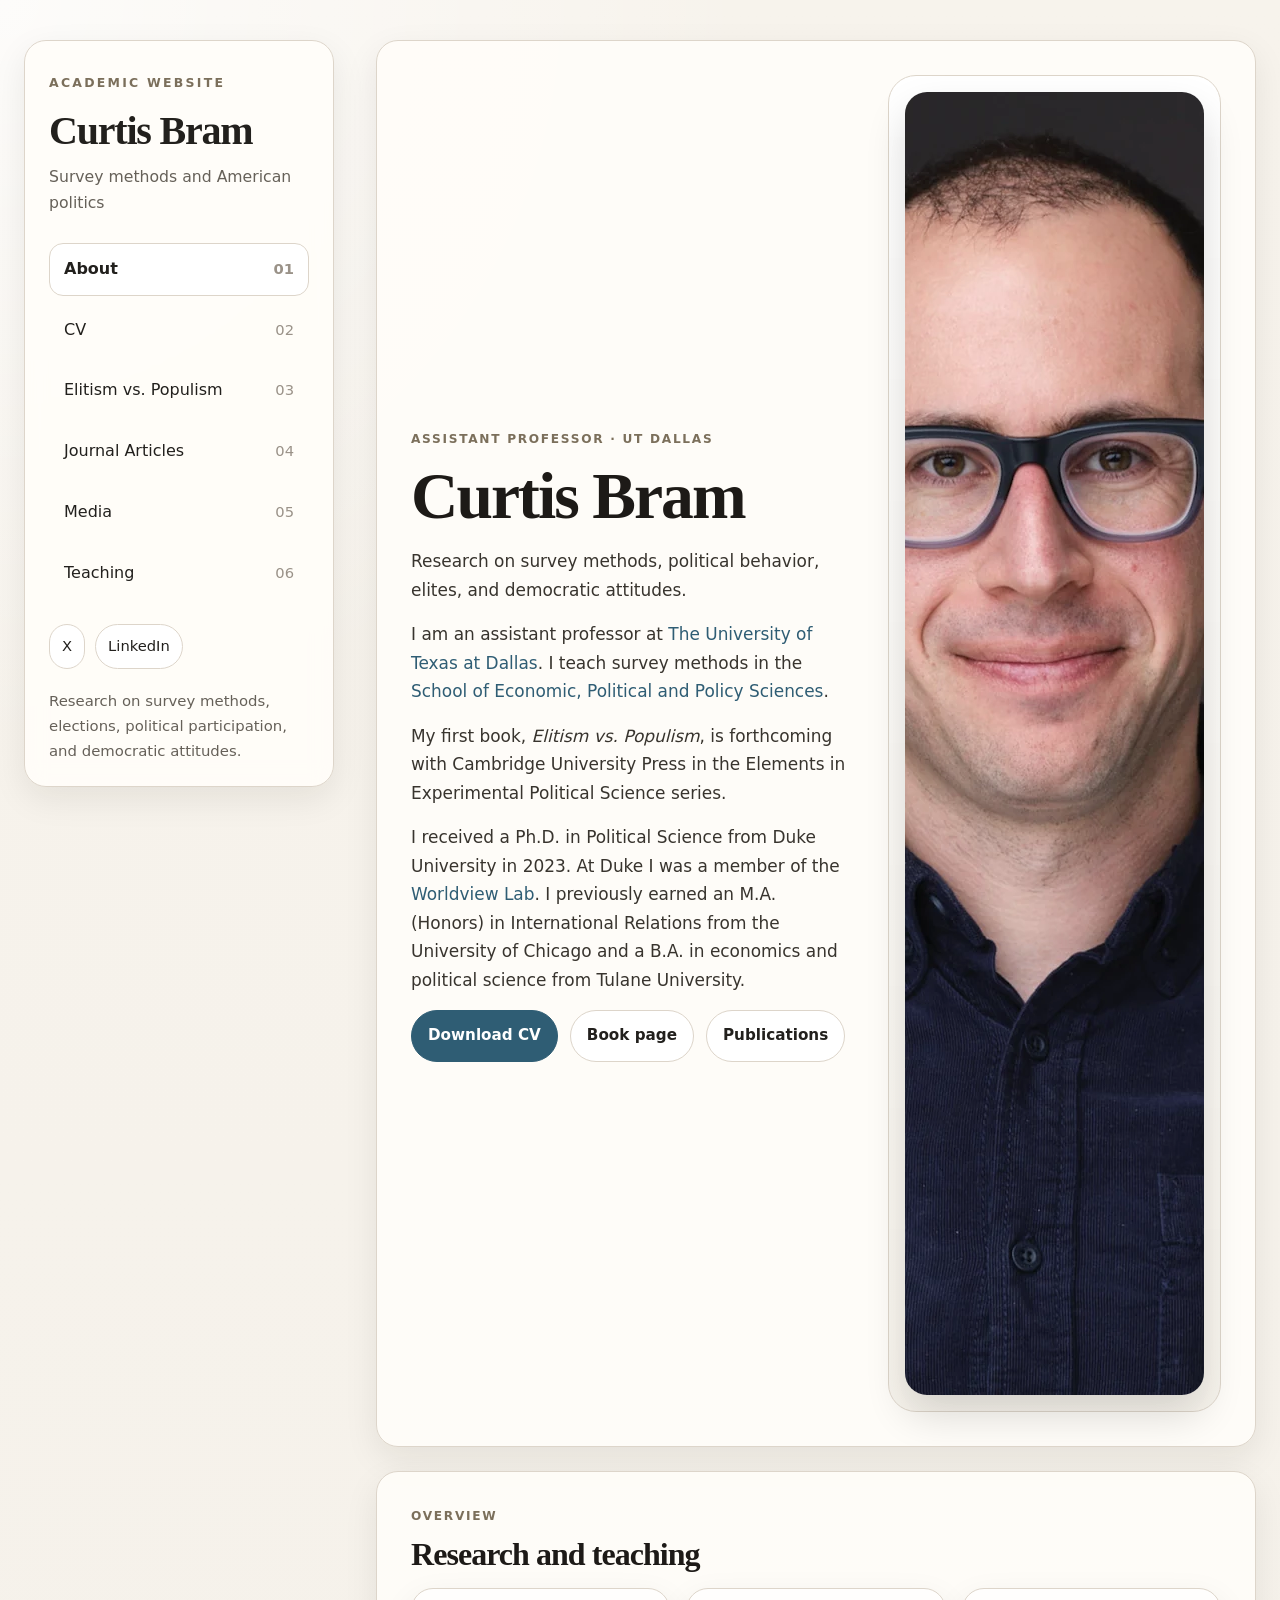
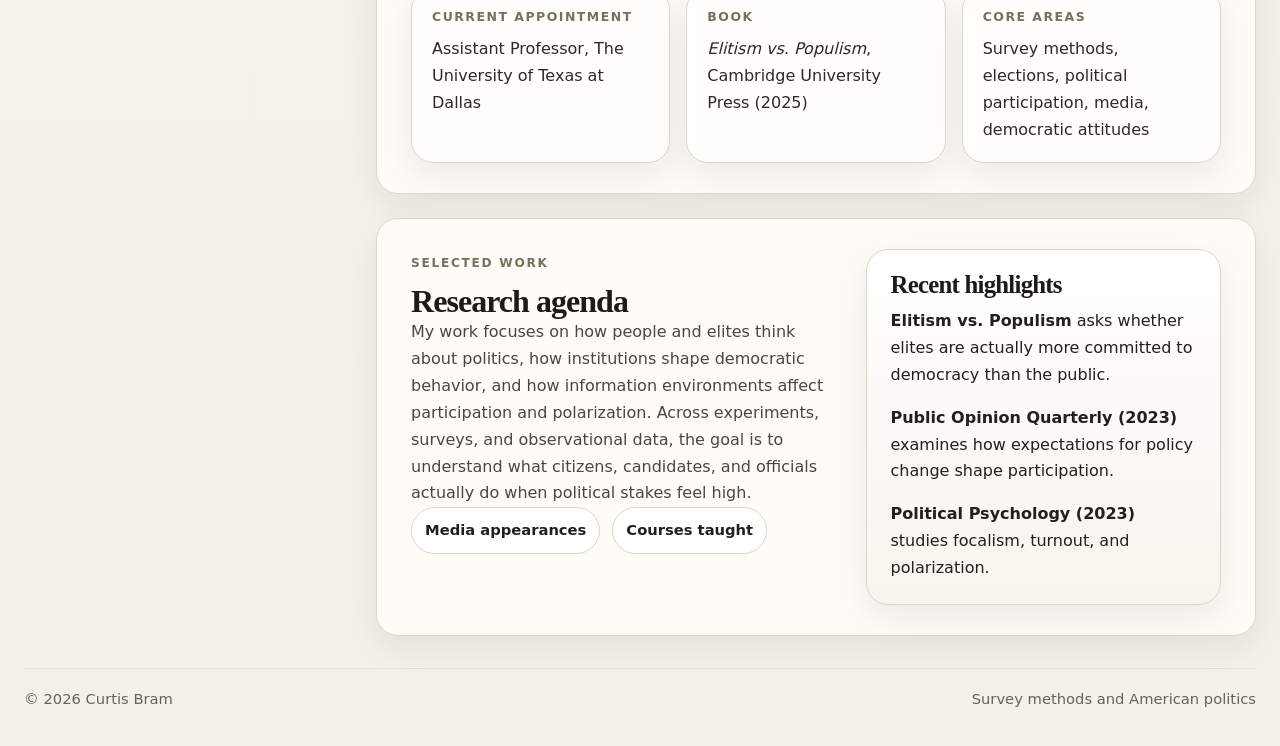
<file: index.html>
<!doctype html>
<html lang="en">
<head>
  <meta charset="utf-8">
  <meta name="viewport" content="width=device-width, initial-scale=1">
  <script>
(function () {
  var host = window.location.hostname || "";
  var base = "/";
  if (host.endsWith("github.io")) {
    var parts = window.location.pathname.split("/").filter(Boolean);
    if (parts.length > 0) {
      base = "/" + parts[0] + "/";
    }
  }
  document.write('<base href="' + base + '">');
})();
</script>
  <title>About | Curtis Bram</title>
  <meta name="description" content="Curtis Bram is an assistant professor at The University of Texas at Dallas. Research on survey methods and American politics.">
  <meta name="theme-color" content="#f5f1ea">
  <meta property="og:title" content="About | Curtis Bram">
  <meta property="og:description" content="Curtis Bram is an assistant professor at The University of Texas at Dallas. Research on survey methods and American politics.">
  <meta property="og:type" content="website">
  <meta property="og:image" content="assets/img/headshot.jpg">
  <link rel="stylesheet" href="assets/css/styles.css">
  
</head>
<body>
  <a class="skip-link" href="#main">Skip to content</a>
  <div class="shell">
    <aside class="sidebar">
      <div class="sidebar-card">
        <div class="site-kicker">Academic website</div>
        <a class="brand-link" href="./">
          <h1 class="site-name">Curtis Bram</h1>
        </a>
        <p class="site-tagline">Survey methods and American politics</p>
        <button class="nav-toggle" aria-expanded="false" aria-controls="site-nav">Menu</button>
        <nav class="nav" id="site-nav" aria-label="Primary navigation">
          <a href="./" aria-current="page"><span>About</span><span>01</span></a>
<a href="vitae/"><span>CV</span><span>02</span></a>
<a href="elitism-vs-populism/"><span>Elitism vs. Populism</span><span>03</span></a>
<a href="publications/"><span>Journal Articles</span><span>04</span></a>
<a href="media/"><span>Media</span><span>05</span></a>
<a href="teaching/"><span>Teaching</span><span>06</span></a>
        </nav>
        <div class="social-list" aria-label="Social links">
          <a class="social-pill" href="https://twitter.com/curtisgbram" target="_blank" rel="noopener noreferrer">X</a><a class="social-pill" href="https://www.linkedin.com/in/curtisbram" target="_blank" rel="noopener noreferrer">LinkedIn</a>
        </div>
        <p class="sidebar-note">Research on survey methods, elections, political participation, and democratic attitudes.</p>
      </div>
    </aside>
    <main class="main" id="main">
      
<section class="hero-card">
  <div class="hero-grid">
    <div class="hero-copy">
      <div class="eyebrow">Assistant Professor · UT Dallas</div>
      <h2 class="hero-title">Curtis Bram</h2>
      <p class="hero-subtitle">Research on survey methods, political behavior, elites, and democratic attitudes.</p>
      <p>I am an assistant professor at <a href="https://www.utdallas.edu/" target="_blank" rel="noopener noreferrer">The University of Texas at Dallas</a>. I teach survey methods in the <a href="https://epps.utdallas.edu/" target="_blank" rel="noopener noreferrer">School of Economic, Political and Policy Sciences</a>.</p>
      <p>My first book, <em>Elitism vs. Populism</em>, is forthcoming with Cambridge University Press in the Elements in Experimental Political Science series.</p>
      <p>I received a Ph.D. in Political Science from Duke University in 2023. At Duke I was a member of the <a href="https://kenan.ethics.duke.edu/worldview-lab/" target="_blank" rel="noopener noreferrer">Worldview Lab</a>. I previously earned an M.A. (Honors) in International Relations from the University of Chicago and a B.A. in economics and political science from Tulane University.</p>
      <div class="hero-actions">
        <a class="btn btn-primary" href="vitae/">Download CV</a>
        <a class="btn" href="elitism-vs-populism/">Book page</a>
        <a class="btn" href="publications/">Publications</a>
      </div>
    </div>
    <div class="hero-photo-wrap">
      <div class="hero-photo">
        <picture>
          <source srcset="assets/img/headshot.webp" type="image/webp">
          <img src="assets/img/headshot.jpg" alt="Portrait of Curtis Bram" width="1500" height="1303">
        </picture>
      </div>
      <p class="hero-caption"></p>
    </div>
  </div>
</section>

<section class="panel">
  <div class="section-header">
    <div>
      <div class="eyebrow">Overview</div>
      <h2 class="section-title">Research and teaching</h2>
    </div>
  </div>
  <div class="grid-3">
    <div class="stat">
      <p class="stat-label">Current appointment</p>
      <p class="stat-value">Assistant Professor, The University of Texas at Dallas</p>
    </div>
    <div class="stat">
      <p class="stat-label">Book</p>
      <p class="stat-value"><em>Elitism vs. Populism</em>, Cambridge University Press (2025)</p>
    </div>
    <div class="stat">
      <p class="stat-label">Core areas</p>
      <p class="stat-value">Survey methods, elections, political participation, media, democratic attitudes</p>
    </div>
  </div>
</section>

<section class="panel">
  <div class="callout-grid">
    <div>
      <div class="eyebrow">Selected work</div>
      <h2 class="section-title">Research agenda</h2>
      <p class="section-copy">My work focuses on how people and elites think about politics, how institutions shape democratic behavior, and how information environments affect participation and polarization. Across experiments, surveys, and observational data, the goal is to understand what citizens, candidates, and officials actually do when political stakes feel high.</p>
      <div class="button-row">
        <a class="link-chip" href="media/">Media appearances</a>
        <a class="link-chip" href="teaching/">Courses taught</a>
      </div>
    </div>
    <div class="book-callout">
      <h3 class="card-title">Recent highlights</h3>
      <ul class="list-clean">
        <li><strong>Elitism vs. Populism</strong> asks whether elites are actually more committed to democracy than the public.</li>
        <li><strong>Public Opinion Quarterly (2023)</strong> examines how expectations for policy change shape participation.</li>
        <li><strong>Political Psychology (2023)</strong> studies focalism, turnout, and polarization.</li>
      </ul>
    </div>
  </div>
</section>

    </main>
  </div>
  <footer class="footer">
    <div class="footer-inner">
      <div>© <span id="year"></span> Curtis Bram</div>
      <div>Survey methods and American politics</div>
    </div>
  </footer>
  <script src="assets/js/site.js"></script>
</body>
</html>
</file>
<file: assets/css/styles.css>
:root{
  --bg:#f5f1ea;
  --paper:#fffdf9;
  --paper-2:#fcfaf6;
  --text:#22201d;
  --muted:#666159;
  --line:#ddd5ca;
  --line-2:#e7dfd4;
  --accent:#2f5d74;
  --accent-2:#7b6f5b;
  --shadow:0 12px 34px rgba(26,23,19,.08);
  --radius:22px;
  --max:1280px;
  --sidebar:310px;
}
*{box-sizing:border-box;}
html{scroll-behavior:smooth;}
body{
  margin:0;
  color:var(--text);
  background:
    radial-gradient(circle at top left, rgba(255,255,255,.75), transparent 28%),
    linear-gradient(180deg, #f7f3ec 0%, var(--bg) 100%);
  font-family: Inter, ui-sans-serif, system-ui, -apple-system, BlinkMacSystemFont, "Segoe UI", sans-serif;
  line-height:1.68;
  text-rendering:optimizeLegibility;
}
a{color:var(--accent); text-decoration:none;}
a:hover{text-decoration:underline;}
a:focus-visible, button:focus-visible{outline:3px solid rgba(47,93,116,.35); outline-offset:3px;}
img{max-width:100%; display:block;}
.skip-link{position:absolute; left:-9999px; top:auto;}
.skip-link:focus{left:1rem; top:1rem; z-index:1000; background:#fff; padding:.65rem .9rem; border-radius:10px; border:1px solid var(--line);}

.shell{
  max-width:var(--max);
  margin:0 auto;
  padding:40px 24px 32px;
  display:grid;
  gap:42px;
  grid-template-columns:minmax(260px,var(--sidebar)) minmax(0,1fr);
}
.sidebar{
  position:sticky;
  top:24px;
  align-self:start;
}
.sidebar-card,
.panel,
.notice,
.pub-card,
.media-card,
.course-card,
.stat,
.cta-card,
.hero-card,
.book-callout,
.cv-panel{
  border:1px solid var(--line);
  background:rgba(255,253,249,.93);
  box-shadow:var(--shadow);
  border-radius:var(--radius);
}
.sidebar-card{
  padding:28px 24px 22px;
  backdrop-filter: blur(10px);
}
.brand-link{
  color:var(--text);
  text-decoration:none;
}
.brand-link:hover{text-decoration:none;}
.site-name{
  margin:0;
  font-family: "Iowan Old Style", "Palatino Linotype", Palatino, "Book Antiqua", Georgia, serif;
  font-size:2.5rem;
  line-height:1.05;
  letter-spacing:-.03em;
  font-weight:600;
}
.site-tagline{
  margin:12px 0 0;
  color:var(--muted);
  font-size:.98rem;
}
.site-kicker{
  display:inline-block;
  margin:0 0 16px;
  color:var(--accent-2);
  font-size:.78rem;
  text-transform:uppercase;
  letter-spacing:.18em;
  font-weight:700;
}
.nav-toggle{
  display:none;
  margin:18px 0 0;
  border:1px solid var(--line);
  background:#fff;
  padding:.8rem 1rem;
  border-radius:14px;
  font:inherit;
  font-weight:600;
  color:var(--text);
  cursor:pointer;
}
.nav{
  margin:26px 0 0;
  padding:0;
  display:grid;
  gap:8px;
}
.nav a{
  display:flex;
  align-items:center;
  justify-content:space-between;
  gap:12px;
  padding:12px 14px;
  border-radius:14px;
  color:var(--text);
  border:1px solid transparent;
  transition:transform .12s ease, background .12s ease, border-color .12s ease;
}
.nav a:hover{
  text-decoration:none;
  background:rgba(255,255,255,.72);
  border-color:var(--line-2);
  transform:translateX(2px);
}
.nav a[aria-current="page"]{
  background:#fff;
  border-color:var(--line);
  font-weight:650;
}
.nav a span:last-child{
  color:#9a9288;
  font-size:.92rem;
}
.social-list{
  display:flex;
  gap:10px;
  flex-wrap:wrap;
  margin:24px 0 0;
}
.social-pill{
  display:inline-flex;
  align-items:center;
  gap:8px;
  padding:9px 12px;
  border-radius:999px;
  border:1px solid var(--line);
  background:#fff;
  color:var(--text);
  font-size:.92rem;
}
.social-pill:hover{text-decoration:none; background:#faf8f4;}
.sidebar-note{
  margin:20px 0 0;
  color:var(--muted);
  font-size:.93rem;
}

.main{
  min-width:0;
  display:grid;
  gap:24px;
}
.panel{padding:30px 34px;}
.eyebrow{
  display:inline-block;
  margin:0 0 12px;
  color:var(--accent-2);
  font-weight:700;
  text-transform:uppercase;
  letter-spacing:.14em;
  font-size:.76rem;
}
.page-title,
.hero-title,
.section-title,
.card-title,
.pub-title,
.cv-title,
.course-title,
.media-title{
  font-family: "Iowan Old Style", "Palatino Linotype", Palatino, "Book Antiqua", Georgia, serif;
  letter-spacing:-.03em;
  line-height:1.06;
  color:#1d1a17;
}
.page-title{font-size:3.1rem; margin:0 0 12px;}
.page-intro{font-size:1.08rem; color:#3c3833; max-width:72ch;}
.hero-card{padding:34px; overflow:hidden;}
.hero-grid{
  display:grid;
  gap:34px;
  grid-template-columns: minmax(0, 1.2fr) minmax(280px, .9fr);
  align-items:center;
}
.hero-copy p{margin:0 0 16px; font-size:1.06rem; color:#38342e;}
.hero-title{font-size:4.1rem; margin:0 0 16px;}
.hero-subtitle{font-size:1.12rem; color:var(--muted); margin:0 0 22px;}
.hero-actions,
.link-row,
.button-row{
  display:flex;
  gap:12px;
  flex-wrap:wrap;
}
.btn,
.link-chip,
.pill{
  display:inline-flex;
  align-items:center;
  justify-content:center;
  gap:8px;
  padding:12px 16px;
  border-radius:999px;
  border:1px solid var(--line);
  background:#fff;
  color:var(--text);
  font-weight:600;
  font-size:.95rem;
  transition:transform .12s ease, background .12s ease;
}
.btn:hover,
.link-chip:hover,
.pill:hover{
  text-decoration:none;
  transform:translateY(-1px);
  background:#faf8f5;
}
.btn-primary{
  background:var(--accent);
  border-color:var(--accent);
  color:#fff;
}
.btn-primary:hover{background:#274d60;}
.hero-photo-wrap{
  position:relative;
  padding:16px;
  background:linear-gradient(180deg, rgba(255,255,255,.88), rgba(247,243,235,.92));
  border:1px solid var(--line);
  border-radius:28px;
}
.hero-photo{
  border-radius:22px;
  overflow:hidden;
  box-shadow:0 20px 40px rgba(0,0,0,.14);
}
.hero-photo img{
  width:100%;
  aspect-ratio: 1 / 1;
  object-fit:cover;
}
.hero-caption{
  margin:12px 0 0;
  color:var(--muted);
  font-size:.9rem;
}
.hero-caption:empty{display:none;}
.grid-2{display:grid; gap:24px; grid-template-columns:repeat(2, minmax(0,1fr));}
.grid-3{display:grid; gap:16px; grid-template-columns:repeat(3, minmax(0,1fr));}
.stat{padding:18px 20px; background:rgba(255,255,255,.8);}
.stat-label{font-size:.78rem; text-transform:uppercase; letter-spacing:.12em; color:var(--accent-2); font-weight:700; margin:0 0 8px;}
.stat-value{font-size:1rem; color:#2d2924; margin:0;}
.section-header{display:flex; justify-content:space-between; gap:14px; align-items:end; margin:0 0 16px;}
.section-title{font-size:2rem; margin:0;}
.section-copy{color:#4b4640; max-width:72ch; margin:0;}
.notice{padding:18px 20px; color:#4b4640; background:#faf7f1;}
.notice p{margin:0;}
.callout-grid{display:grid; gap:20px; grid-template-columns:1.1fr .9fr;}
.book-callout{padding:22px 24px; background:linear-gradient(180deg, rgba(255,255,255,.94), rgba(248,244,237,.98));}
.book-callout h3{margin:0 0 10px; font-size:1.55rem;}
.book-callout p{margin:0 0 14px; color:#46413a;}
.list-clean{list-style:none; padding:0; margin:0; display:grid; gap:16px;}
.list-clean li{margin:0;}

.pub-list{display:grid; gap:18px;}
.pub-card{padding:22px 22px 18px; position:relative; overflow:hidden;}
.pub-head{display:grid; gap:12px; grid-template-columns:1fr auto; align-items:start;}
.pub-title{margin:0; font-size:1.5rem;}
.pub-meta{margin:0; color:#4f4942;}
.pub-year{display:inline-flex; align-items:center; justify-content:center; min-width:72px; padding:8px 12px; border-radius:999px; background:#f0ebe3; color:#544d44; font-weight:700;}
.pub-card p{margin:12px 0 0; color:#3d3934;}
.link-row{margin-top:16px;}
.link-chip{padding:10px 13px; font-weight:600; font-size:.92rem;}

.media-grid{display:grid; gap:18px; grid-template-columns:1fr;}
.media-card{padding:18px 20px;}
.media-card p{margin:0 0 10px; color:#3e3a35;}
.media-title{margin:0 0 10px; font-size:1.2rem;}
.media-hero{display:grid; gap:26px; grid-template-columns:minmax(0,1fr) minmax(280px,420px); align-items:start;}
.media-photo{border-radius:22px; overflow:hidden; box-shadow:0 18px 38px rgba(0,0,0,.14); border:1px solid var(--line); background:#fff;}
.media-photo img{width:100%; height:auto;}

.course-columns{display:grid; gap:18px; grid-template-columns:repeat(2, minmax(0,1fr));}
.course-card{padding:20px 22px;}
.course-card h3{margin:0 0 16px; font-size:1.45rem;}
.course-list{display:grid; gap:14px; margin:0;}
.course-item{padding-top:14px; border-top:1px solid var(--line-2);}
.course-item:first-child{padding-top:0; border-top:0;}
.course-title{margin:0 0 4px; font-size:1.08rem;}
.course-role{color:var(--muted); font-size:.94rem; margin:0 0 4px;}
.course-term{color:#3b3732; font-weight:600; margin:0;}

.cv-panel{padding:28px;}
.cv-head{display:flex; justify-content:space-between; gap:16px; align-items:flex-start; flex-wrap:wrap;}
.cv-title{font-size:2.2rem; margin:0 0 10px;}
.cv-frame{margin-top:22px; border:1px solid var(--line); border-radius:18px; overflow:hidden; background:#fff; min-height:920px;}
.cv-frame iframe{display:block; width:100%; min-height:920px; border:0;}
.small-note{margin-top:12px; color:var(--muted); font-size:.92rem;}

.footer{
  max-width:var(--max);
  margin:0 auto;
  padding:0 24px 34px;
  color:var(--muted);
  font-size:.92rem;
}
.footer-inner{
  border-top:1px solid rgba(0,0,0,.08);
  padding-top:18px;
  display:flex;
  justify-content:space-between;
  gap:12px;
  flex-wrap:wrap;
}
code.inline{padding:.15rem .35rem; border-radius:8px; background:#f0ebe3; border:1px solid var(--line); font-family:ui-monospace,SFMono-Regular,Menlo,Consolas,monospace; font-size:.9em;}

@media (max-width: 1100px){
  .shell{grid-template-columns:1fr; gap:26px;}
  .sidebar{position:static;}
  .sidebar-card{padding-bottom:20px;}
  .nav-toggle{display:inline-flex;}
  .nav{max-height:0; overflow:hidden; transition:max-height .22s ease; margin-top:16px;}
  .nav.open{max-height:520px;}
  .hero-grid,
  .callout-grid,
  .media-hero,
  .course-columns,
  .grid-2,
  .grid-3{grid-template-columns:1fr;}
}
@media (max-width: 720px){
  .shell{padding:22px 14px 24px;}
  .panel,
  .hero-card,
  .cv-panel,
  .sidebar-card{padding:22px 18px; border-radius:20px;}
  .page-title{font-size:2.35rem;}
  .hero-title{font-size:2.95rem;}
  .section-title{font-size:1.75rem;}
  .site-name{font-size:2rem;}
  .pub-head{grid-template-columns:1fr;}
  .footer{padding:0 14px 26px;}
}
</file>
